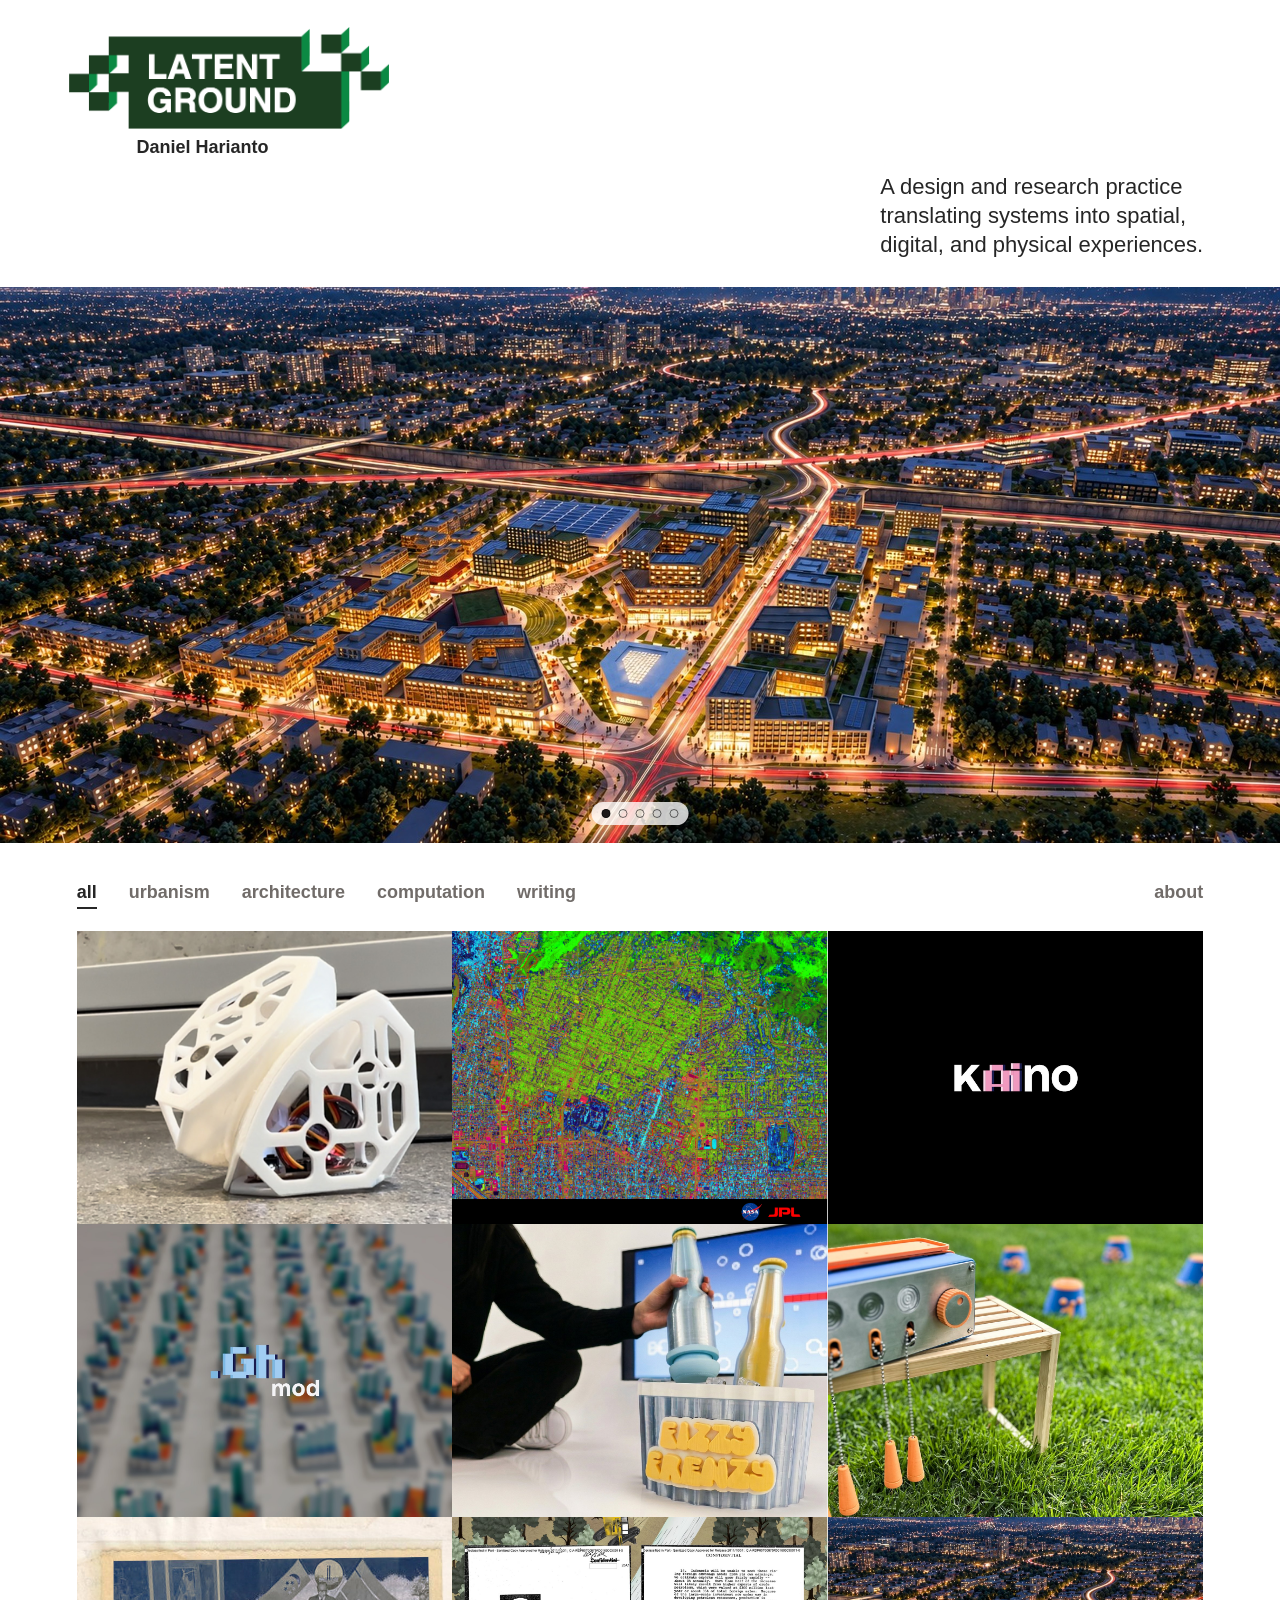
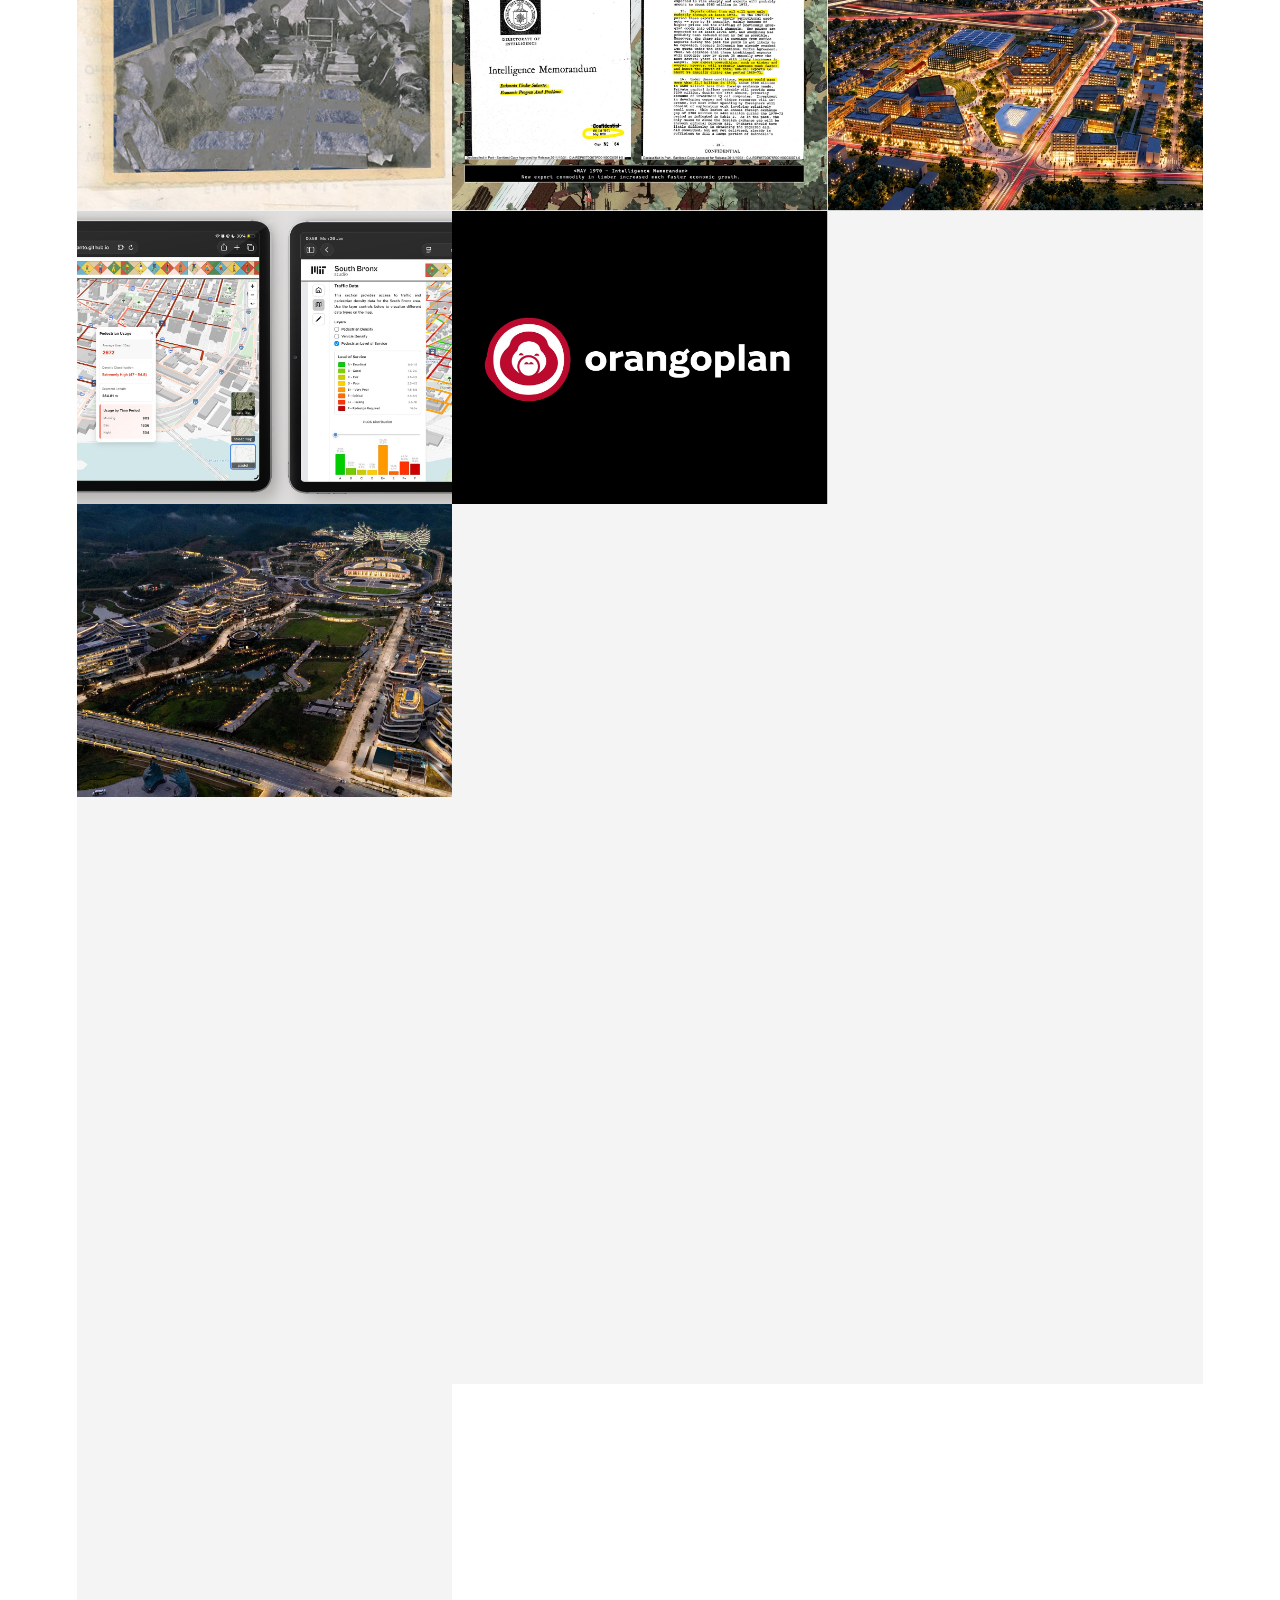
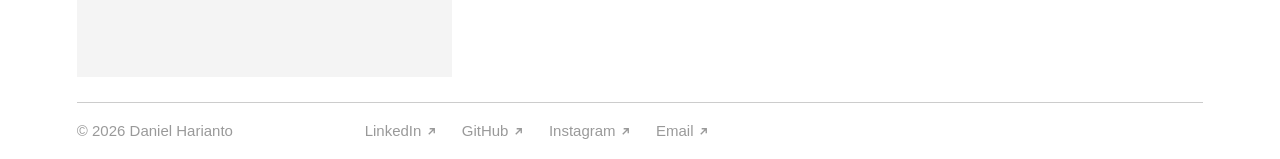
<file: index.html>
﻿<!DOCTYPE html>
<html lang="en">
<head>
  <meta charset="UTF-8" />
  <meta name="viewport" content="width=device-width, initial-scale=1.0" />
  <meta name="description" content="Daniel Harianto explores the relationships between people and space through design and computation. Selected projects in urbanism, architecture, and computational design." />
  <link rel="icon" type="image/png" href="Image/Logo.png" />
  <title>Daniel Harianto — Design & Computation</title>
  <link rel="stylesheet" href="portfolio.css" />
  <script src="data.js" defer></script>
  <script src="main.js" defer></script>
  <link rel="preconnect" href="https://fonts.googleapis.com" />
  <link rel="preconnect" href="https://fonts.gstatic.com" crossorigin />
  <link rel="stylesheet" href="https://fonts.googleapis.com/css2?family=IBM+Plex+Mono:wght@400;500&display=swap" />
  <link rel="stylesheet" href="typography.css" />
</head>
<body class="home-page">
  <a class="skip-link" href="#work">Skip to work</a>
  <header class="site-header">
    <a href="index.html" class="brand" aria-label="Latent Territories home"><img class="brand-image" src="Image/Logo_Main.png" alt="Latent Territories" /></a>
    <p class="site-name">Daniel Harianto</p>
</header>
  <main>
    <section class="intro" aria-labelledby="intro-title">
      <h1 id="intro-title">A design and research practice<br />translating systems into spatial,<br />digital, and physical experiences.</h1>
    </section>
    <section class="home-slideshow" aria-label="Featured projects" aria-roledescription="carousel">
      <div id="heroSlides" class="hero-slides"></div>
      <div id="heroDots" class="hero-dots" aria-label="Choose featured project"></div>
    </section>
    <section class="work" id="work" aria-label="Selected work">
      <div class="work-toolbar">
        <div class="filters" role="group" aria-label="Filter projects">

          <button type="button" data-filter="all" aria-pressed="true">all</button>
          <button type="button" data-filter="urbanism" aria-pressed="false">urbanism</button>
          <button type="button" data-filter="architecture" aria-pressed="false">architecture</button>
          <button type="button" data-filter="computation" aria-pressed="false">computation</button>
          <button type="button" data-filter="writing" aria-pressed="false">writing</button>
        </div>
        <a class="about-tab" href="about.html">about</a>
      </div>
      <p id="project-count" class="sr-only" role="status" aria-live="polite"></p>
      <div id="projectGrid" class="project-list"></div>
      <noscript><p>Enable JavaScript to browse the project archive. You can also <a href="about.html">read about Daniel</a>.</p></noscript>
    </section>
  </main>
  <footer class="site-footer">
    <span>© 2026 Daniel Harianto</span>
    <div class="footer-links">
      <a href="https://linkedin.com/in/daniel-j-harianto" target="_blank" rel="noopener noreferrer">LinkedIn <span class="icon icon-ext" aria-hidden="true"></span></a>
      <a href="https://github.com/danieljharianto" target="_blank" rel="noopener noreferrer">GitHub <span class="icon icon-ext" aria-hidden="true"></span></a>
      <a href="https://instagram.com/danielharianto_" target="_blank" rel="noopener noreferrer">Instagram <span class="icon icon-ext" aria-hidden="true"></span></a>
      <a href="mailto:djansenh@mit.edu">Email <span class="icon icon-ext" aria-hidden="true"></span></a>
    </div>
  </footer>
</body>
</html>
</file>
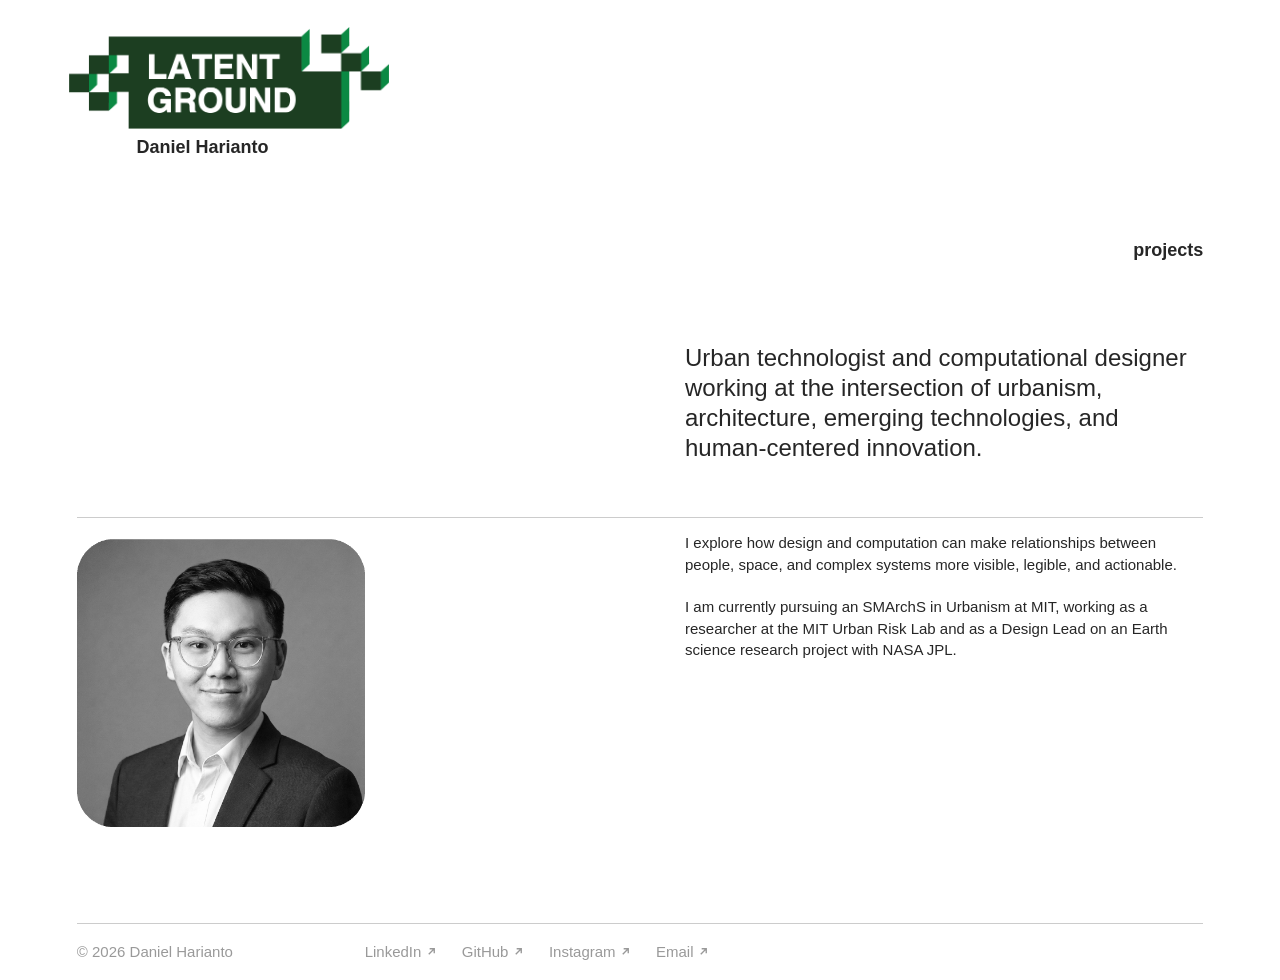
<file: about.html>
﻿<!DOCTYPE html>
<html lang="en">
<head>
  <meta charset="UTF-8" />
  <meta name="viewport" content="width=device-width, initial-scale=1.0" />
  <meta name="description" content="About Daniel Harianto, an urban technologist and computational designer." />
  <link rel="icon" type="image/png" href="Image/Logo.png" />
  <title>About — Daniel Harianto</title>
  <link rel="stylesheet" href="portfolio.css" />
  <link rel="preconnect" href="https://fonts.googleapis.com" />
  <link rel="preconnect" href="https://fonts.gstatic.com" crossorigin />
  <link rel="stylesheet" href="https://fonts.googleapis.com/css2?family=IBM+Plex+Mono:wght@400;500&display=swap" />
  <link rel="stylesheet" href="typography.css" />
</head>
<body class="about-page">
  <a class="skip-link" href="#aboutContent">Skip to about</a>
  <header class="site-header">
    <a href="index.html" class="brand" aria-label="Latent Territories home"><img class="brand-image" src="Image/Logo_Main.png" alt="Latent Territories" /></a>
    <p class="site-name">Daniel Harianto</p>
  </header>
  <nav class="about-toolbar" aria-label="Page navigation">
    <a href="index.html#work">projects</a>
  </nav>
  <main id="aboutContent" class="about-content">
    <section class="about-intro">
      <h1>Urban technologist and computational designer working at the intersection of urbanism, architecture, emerging technologies, and human-centered innovation.</h1>
    </section>
    <section class="about-grid">
      <div class="about-photo-wrap"><img src="Image/Profile_BW.png" alt="Daniel Harianto" class="about-photo" /></div>
      <div class="about-copy">
        <p>I explore how design and computation can make relationships between people, space, and complex systems more visible, legible, and actionable.</p>
        <p>I am currently pursuing an SMArchS in Urbanism at MIT, working as a researcher at the MIT Urban Risk Lab and as a Design Lead on an Earth science research project with NASA JPL.</p>
      </div>
    </section>
  </main>
  <footer class="site-footer">
    <span>© 2026 Daniel Harianto</span>
    <div class="footer-links">
      <a href="https://linkedin.com/in/daniel-j-harianto" target="_blank" rel="noopener noreferrer">LinkedIn <span class="icon icon-ext" aria-hidden="true"></span></a>
      <a href="https://github.com/danieljharianto" target="_blank" rel="noopener noreferrer">GitHub <span class="icon icon-ext" aria-hidden="true"></span></a>
      <a href="https://instagram.com/danielharianto_" target="_blank" rel="noopener noreferrer">Instagram <span class="icon icon-ext" aria-hidden="true"></span></a>
      <a href="mailto:djansenh@mit.edu">Email <span class="icon icon-ext" aria-hidden="true"></span></a>
    </div>
  </footer>
</body>
</html>
</file>
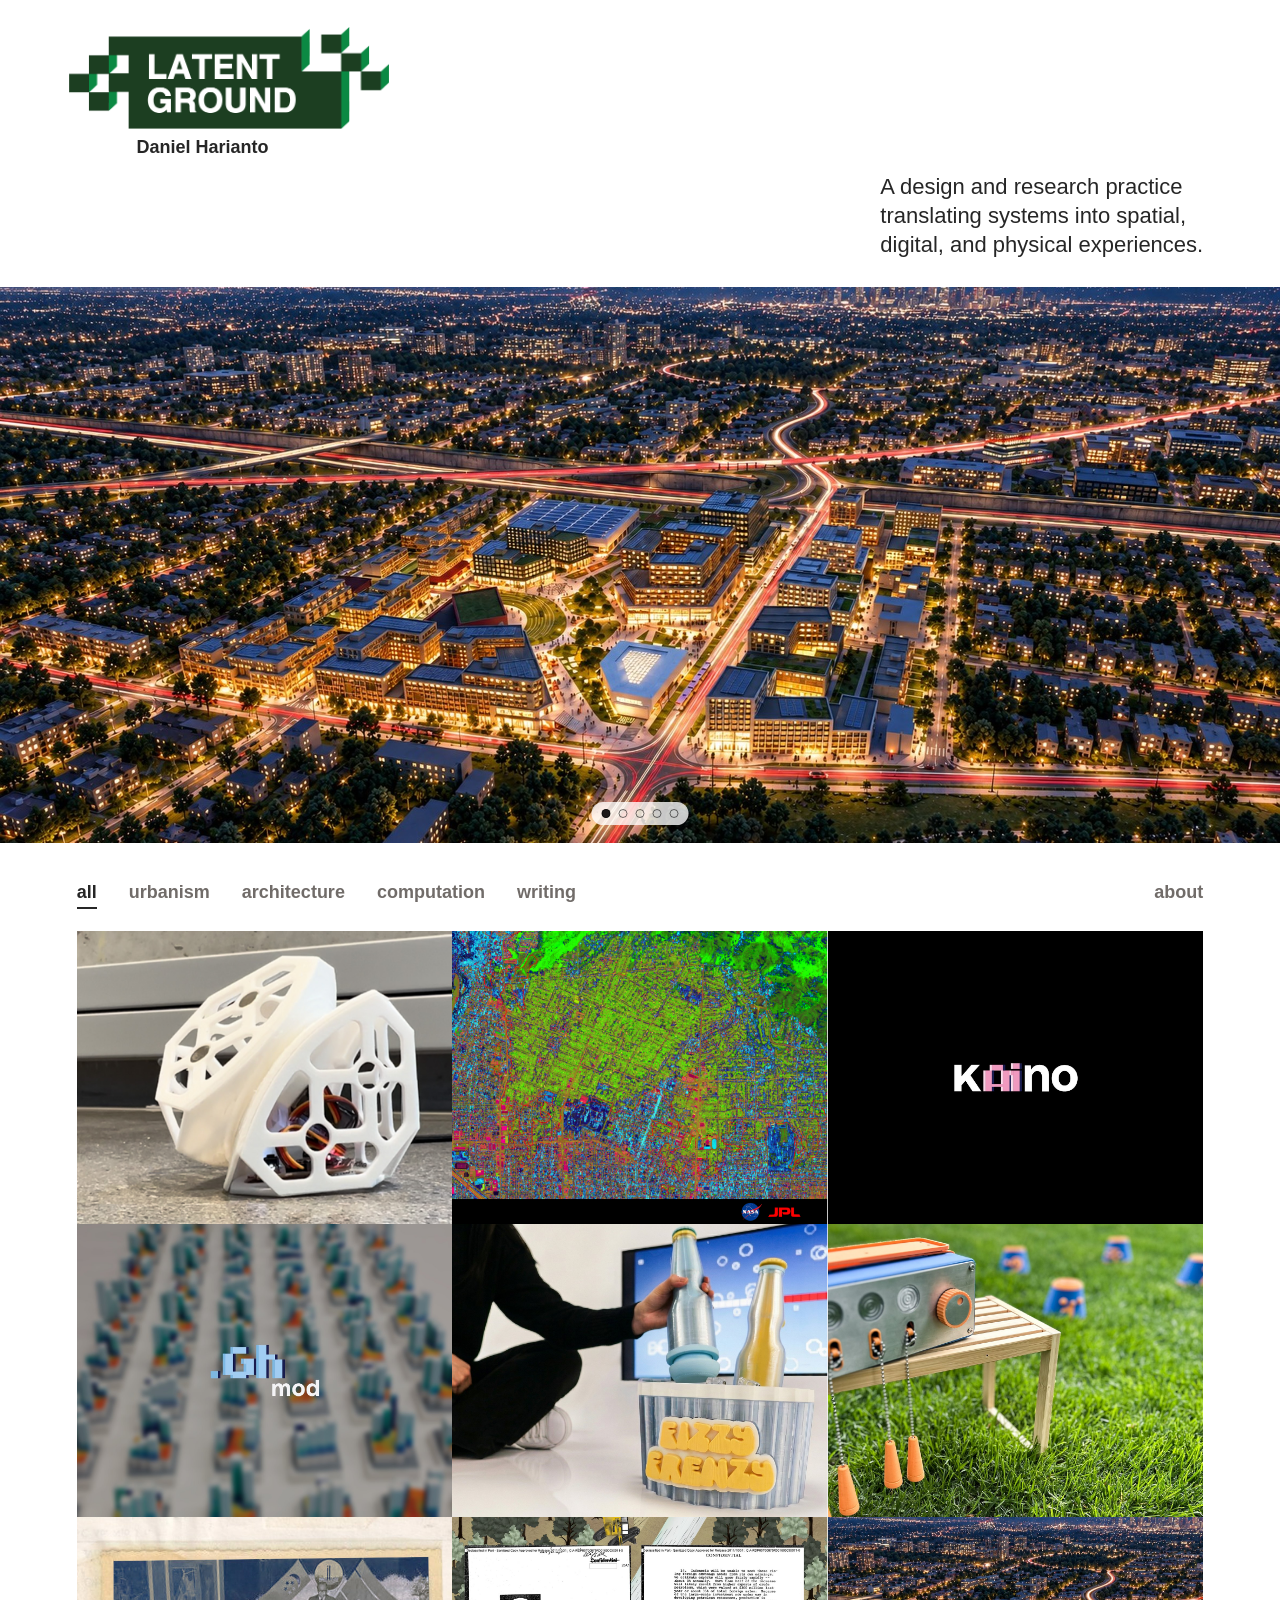
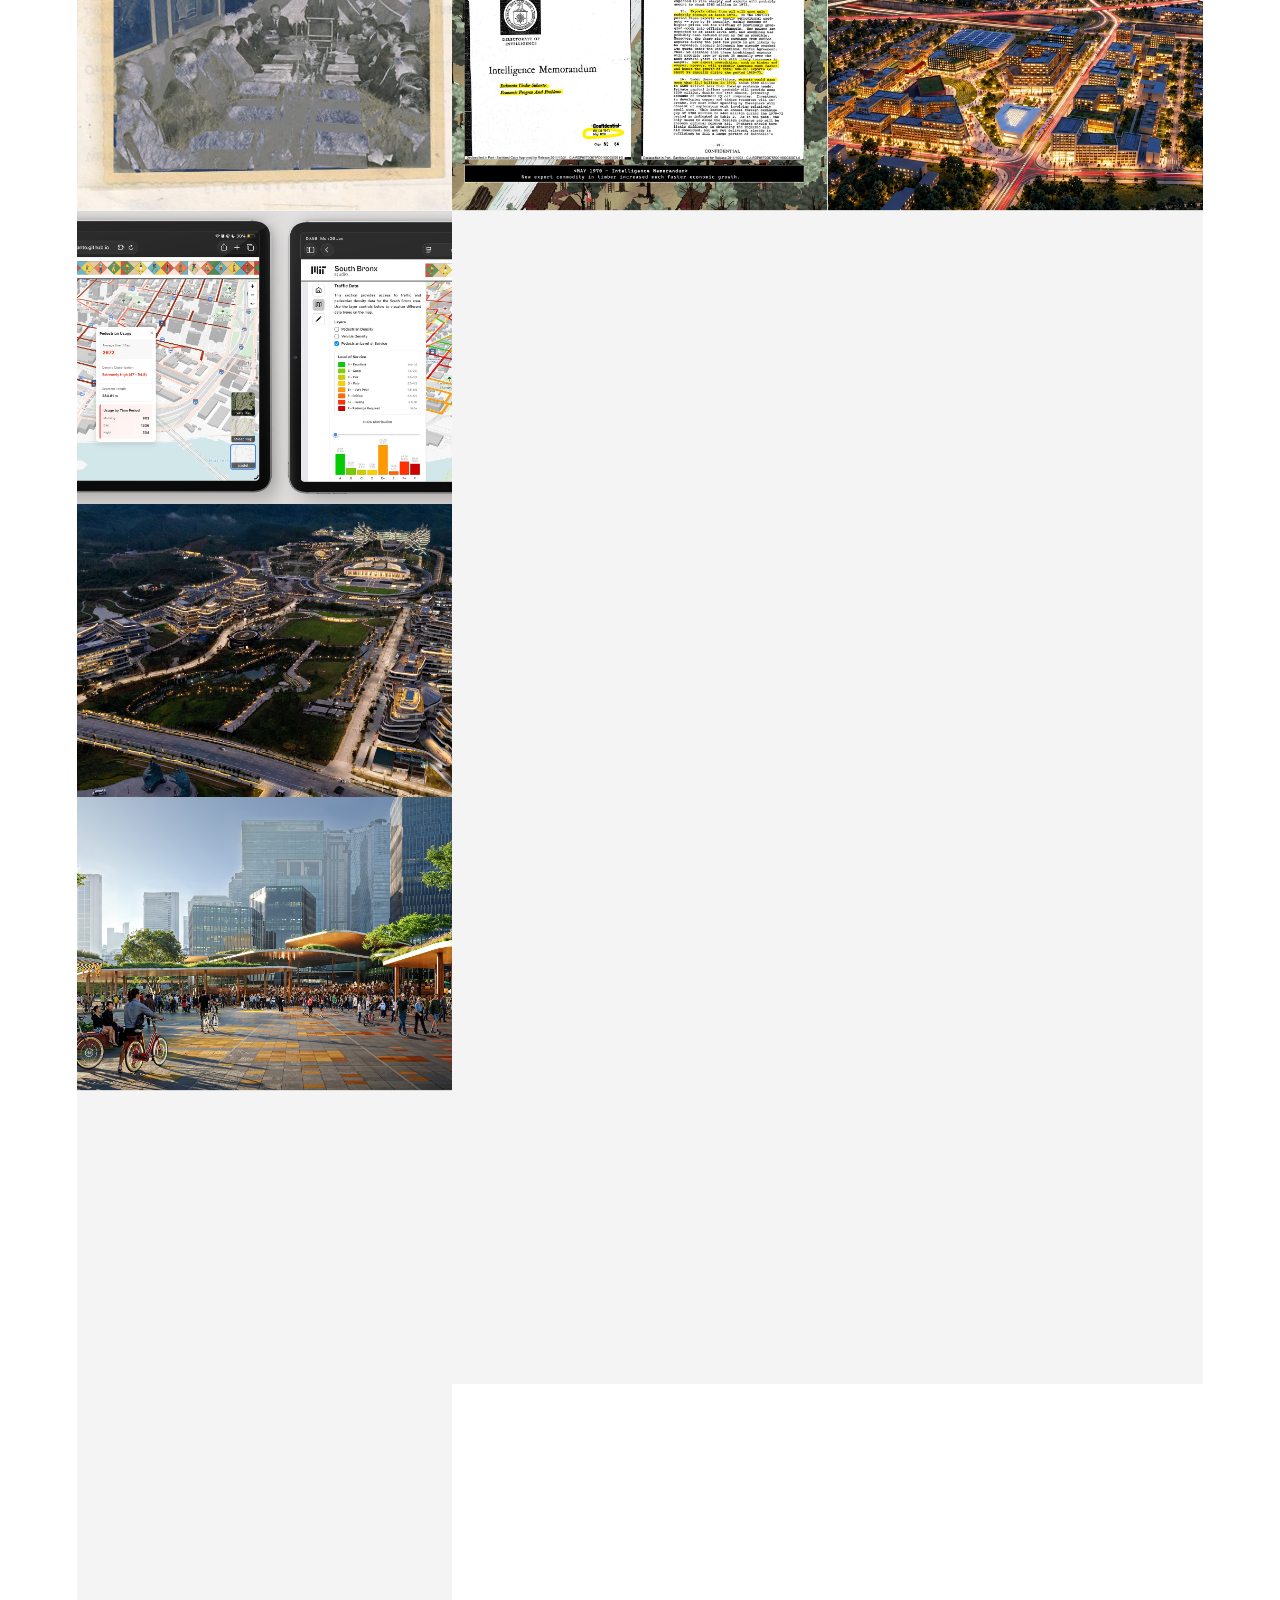
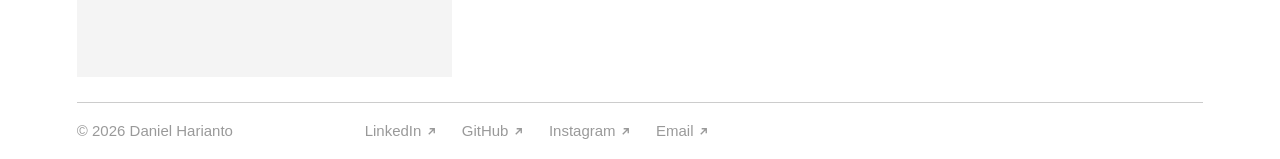
<file: project.html>
﻿<!DOCTYPE html>
<html lang="en">
<head>
  <meta charset="UTF-8" />
  <meta name="viewport" content="width=device-width, initial-scale=1.0" />
  <link rel="icon" type="image/png" href="Image/Logo.png" />
  <title>Project — Daniel Harianto</title>
  <link rel="stylesheet" href="portfolio.css" />
  <link rel="stylesheet" href="project.css" />
  <link rel="preconnect" href="https://fonts.googleapis.com" />
  <link rel="preconnect" href="https://fonts.gstatic.com" crossorigin />
  <link rel="stylesheet" href="https://fonts.googleapis.com/css2?family=IBM+Plex+Mono:wght@400;500&display=swap" />
  <link rel="stylesheet" href="typography.css" />
  <script src="data.js" defer></script>
  <script src="project.js" defer></script>
</head>
<body>
  <a class="skip-link" href="#projectDetail">Skip to project</a>
  <header class="site-header">
    <a href="index.html" class="brand" aria-label="Latent Territories home"><img class="brand-image" src="Image/Logo_Main.png" alt="Latent Territories" /></a>
    <p class="site-name">Daniel Harianto</p>
  </header>
  <nav class="detail-toolbar" aria-label="Project navigation">
    <a href="index.html#work">all projects</a>
  </nav>
  <main id="projectDetail">
    <div class="project-cover" id="projectCover"></div>
    <div class="detail-layout">
    <aside class="detail-heading">
      <h1 id="projectTitle" class="detail-title"></h1>
      <p id="projectYear" class="detail-year"></p>
      <dl id="projectMetadata" class="detail-metadata"></dl>
    </aside>
    <section class="detail-overview" aria-label="Project overview">
      <p id="projectLocation" class="detail-location"></p>
      <div id="projectIntroSection"></div>
      <div id="projectPrototype"></div>
    </section>
    </div>
    <section class="detail-media" aria-label="Project images and video">
      <div class="project-image-grid" id="projectImageGrid"></div>
    </section>
  </main>
  <noscript><p>Enable JavaScript to view project details, or <a href="index.html">return to all projects</a>.</p></noscript>
  <footer class="site-footer">
    <span>© 2026 Daniel Harianto</span>
    <div class="footer-links">
      <a href="https://linkedin.com/in/daniel-j-harianto" target="_blank" rel="noopener noreferrer">LinkedIn <span class="icon icon-ext" aria-hidden="true"></span></a>
      <a href="https://github.com/danieljharianto" target="_blank" rel="noopener noreferrer">GitHub <span class="icon icon-ext" aria-hidden="true"></span></a>
      <a href="https://instagram.com/danielharianto_" target="_blank" rel="noopener noreferrer">Instagram <span class="icon icon-ext" aria-hidden="true"></span></a>
      <a href="mailto:djansenh@mit.edu">Email <span class="icon icon-ext" aria-hidden="true"></span></a>
    </div>
  </footer>
</body>
</html>
</file>
<file: typography.css>
﻿/* Type follows kaizhang.io: Neue Montreal for text, IBM Plex Mono for small labels.
   Neue Montreal (Pangram Pangram) is licensed separately and is not bundled here; it is used when
   installed locally or when its .woff2 files are added to fonts/ and listed below. Otherwise text
   falls back to Helvetica Neue / Helvetica / Arial. IBM Plex Mono loads from Google Fonts. */
@font-face {
  font-family: 'Neue Montreal';
  src: local('PP Neue Montreal Regular'), local('PPNeueMontreal-Regular'), local('Neue Montreal Regular'), local('NeueMontreal-Regular');
  font-style: normal;
  font-weight: 400 500;
  font-display: swap;
}
@font-face {
  font-family: 'Neue Montreal';
  src: local('PP Neue Montreal Medium'), local('PPNeueMontreal-Medium'), local('Neue Montreal Medium'), local('NeueMontreal-Medium');
  font-style: normal;
  font-weight: 500;
  font-display: swap;
}
@font-face {
  font-family: 'Neue Montreal';
  src: local('PP Neue Montreal SemiBold'), local('PPNeueMontreal-SemiBold'), local('Neue Montreal Semibold'), local('NeueMontreal-Semibold'), local('PP Neue Montreal Bold'), local('PPNeueMontreal-Bold');
  font-style: normal;
  font-weight: 600 700;
  font-display: swap;
}
:root {
  --font-body: 'Neue Montreal', 'PP Neue Montreal', 'Helvetica Neue', Helvetica, Arial, system-ui, sans-serif;
  --font-display: var(--font-body);
  --mono: 'IBM Plex Mono', ui-monospace, 'SF Mono', Menlo, monospace;
}
html, body, button, input, select, textarea {
  font-family: var(--font-body);
  font-synthesis: none;
}
/* Keep all text upright, including semantic emphasis in existing project titles. */
body, body * { font-style: normal; }
</file>
<file: project.css>
﻿/* Detail pages share the homepage's grid, margins, colors, and type family (typography.css). */
.detail-toolbar { display: flex; justify-content: flex-end; gap: 24px; font-size: 18px; font-weight: 700; }
.detail-toolbar a:hover { text-decoration: underline; text-underline-offset: 3px; }
.detail-layout { display: grid; grid-template-columns: var(--project-columns); gap: var(--gutter); align-items: start; border-top: 1px solid var(--line); padding-top: 10px; }
.detail-layout > * { min-width: 0; }
.detail-title { font-size: 24px; font-weight: 600; line-height: 1.2; max-width: none; margin: 0; }
.detail-year { margin: 4px 0 26px; }
.detail-metadata { margin: 0; font-size: 13px; line-height: 1.3; }
.detail-metadata dt { font-weight: 600; margin-top: 16px; }
.detail-metadata dd { margin: 3px 0 0; }
.detail-location { margin: 0 0 26px; font-size: 13px; }
.detail-overview { font-size: 13px; line-height: 1.4; }
.project-intro-overview p { margin: 0 0 18px; }
.project-overview-highlight { font-weight: 500; }
.prototype-band { margin-top: 26px; }
.prototype-link { display: inline-flex; align-items: center; gap: 6px; padding: 10px 20px; margin-bottom: 24px; border: 1px solid var(--ink); border-radius: 999px; font-weight: 600; font-size: 13px; transition: background-color .15s, color .15s; }
.prototype-link:hover { background: var(--ink); color: #fff; }
.prototype-tags { margin-top: 4px; line-height: 1.4; }
.tag + .tag::before { content: ', '; }
.project-cover img, .grid-img-inner img, .grid-img-inner video { display: block; width: 100%; height: auto; }
.grid-img-inner video { pointer-events: none; }
.grid-img-inner video::-webkit-media-controls { display: none !important; }
.project-cover-video { aspect-ratio: 16 / 9; }
.project-cover-video iframe { display: block; width: 100%; height: 100%; border: 0; }
.project-cover-placeholder { display: grid; place-items: center; min-height: 180px; background: #f4f4f4; }
.project-image-grid { margin-top: 16px; }
.image-block { display: flex; flex-direction: column; gap: 10px; margin: 0 0 24px; padding-top: 12px; border-top: 1px solid var(--line); }
.image-block-photos { order: 0; }
.image-block-desc { order: 1; }
.image-block--reverse .image-block-photos { order: 1; }
.image-block--reverse .image-block-desc { order: 0; }
.image-block-title, .image-block-title-duo { font-size: 15px; font-weight: 600; line-height: 1.3; margin: 0 0 6px; }
.image-block-text { font-size: 13px; line-height: 1.4; margin: 0 0 10px; }
.image-block-text:last-child { margin-bottom: 0; }
.image-block-duo-photos, .feature-photos-small { display: grid; grid-template-columns: repeat(2, minmax(0, 1fr)); gap: 10px; }
.feature-photos { display: flex; flex-direction: column; gap: 10px; }
.duo-item-desc { margin-top: 10px; }
@media (max-width: 1000px) {
  .detail-layout { grid-template-columns: minmax(0, 1fr) minmax(0, 1.4fr); }
  .detail-heading { grid-column: 1; grid-row: 1; }
  .detail-overview { grid-column: 1; grid-row: 2; }
  .detail-media { grid-column: 2; grid-row: 1 / span 2; }
}
@media (max-width: 600px) {
  .detail-toolbar { font-size: 16px; }
  .detail-layout { grid-template-columns: 1fr; gap: 28px; }
  .detail-heading, .detail-overview, .detail-media { grid-column: auto; grid-row: auto; }
  .detail-metadata { display: grid; grid-template-columns: auto 1fr; gap: 6px 20px; }
  .detail-metadata dt, .detail-metadata dd { margin: 0; }
  .detail-location { margin-bottom: 18px; }
}

/* Inset media and introduction share a centered content width (margins match the shared site rule in portfolio.css). */
body { --detail-width: 1200px; }
.detail-toolbar { max-width: var(--detail-width); margin-inline: auto; }
.project-cover {
  width: 100vw;
  margin-left: calc(50% - 50vw);
  margin-right: calc(50% - 50vw);
  background: #f4f4f4;
}
.project-cover img { width: 100%; height: auto; display: block; }
.detail-layout {
  display: grid;
  grid-template-columns: minmax(0, 1fr) minmax(0, 1.8fr);
  gap: clamp(28px, 6vw, 100px);
  max-width: var(--detail-width);
  margin: 0 auto;
  padding: 56px 0 64px;
  border: 0;
}
.detail-heading, .detail-overview { grid-column: auto; grid-row: auto; }
.detail-title { font-size: 24px; line-height: 1.2; font-weight: 600; }
.detail-year { margin-top: 14px; font-size: 13px; }
.detail-overview { font-size: 13px; line-height: 1.4; }
.project-overview-highlight { font-size: 16px; line-height: 1.3; }
.detail-media { max-width: var(--detail-width); margin: 0 auto; }
.project-image-grid { margin-top: 32px; }
.image-block { margin-bottom: 48px; padding-top: 24px; gap: 18px; }
.image-block:not(.image-block--full):not(.image-block--duo) {
  display: grid;
  grid-template-columns: minmax(0, 2fr) minmax(0, 1fr);
  gap: var(--gutter);
}
/* Single layout: shrink the photo column relative to feature/duo/full. */
.image-block:not(.image-block--full):not(.image-block--duo):not(.image-block--feature) {
  grid-template-columns: minmax(0, 1fr) minmax(0, 1fr);
}
/* Reverse only flips which side things sit on — the photo must keep the larger track. */
.image-block--feature.image-block--reverse:not(.image-block--full):not(.image-block--duo) {
  grid-template-columns: minmax(0, 1fr) minmax(0, 2fr);
}
.image-block-desc { order: 1; }
.image-block-title, .image-block-title-duo { font-size: 15px; }
.image-block-text { font-size: 13px; line-height: 1.4; }
.image-block-full-desc, .image-block-duo-desc { max-width: 760px; }
.image-block-duo-photos, .feature-photos-small { gap: var(--gutter); }
/* Description follows along as its (often taller) photo scrolls by. */
.image-block:not(.image-block--full):not(.image-block--duo) .image-block-desc {
  align-self: start;
  position: sticky;
  top: 32px;
}
@media (max-width: 600px) {
  .detail-layout { grid-template-columns: 1fr; padding: 30px 0 36px; gap: 26px; }
  .image-block:not(.image-block--full):not(.image-block--duo) { grid-template-columns: 1fr; }
  .image-block--feature.image-block--reverse:not(.image-block--full):not(.image-block--duo) { grid-template-columns: 1fr; }
  .image-block:not(.image-block--full):not(.image-block--duo) .image-block-desc { position: static; }
  .image-block-duo-photos, .feature-photos-small { grid-template-columns: 1fr; }
  .image-block { margin-bottom: 28px; }
}


@media (max-width: 600px) { .project-cover { position: static; } }
</file>
<file: portfolio.css>
﻿:root {
  /* Reference: future-assemblies.com. Cargo rem normalized to a 12.5px base. */
  --body-size: .9375rem;
  --heading-size: 2rem;
  --small-heading-size: 1.015625rem;
  --gutter: 1.5625rem;
  --project-columns: minmax(0, 1fr) minmax(0, 24%) minmax(0, 1.8fr);
  --page-margin: 1.171875rem;
  --page-margin-x: clamp(20px, 6vw, 112px);
  --leading: 1.25;
  --ink: rgba(0, 0, 0, .85);
  --muted: rgba(0, 0, 0, .4);
  --line: rgba(0, 0, 0, .2);
  --mono: var(--font-body);
  font-family: var(--font-body);
  font-synthesis: none;
  color: var(--ink);
  background: #fff;
}
* { box-sizing: border-box; }
/* Full-bleed elements (100vw breakout) overshoot by the scrollbar's width; clip that sliver instead of showing a horizontal scrollbar. */
html { overflow-x: hidden; }
body { margin: 0; padding: 0 var(--page-margin-x); font-size: var(--body-size); line-height: var(--leading); }
a { color: inherit; text-decoration: none; }
button { font: inherit; color: inherit; }
a:focus-visible, button:focus-visible { outline: 2px solid currentColor; outline-offset: 5px; }
.skip-link { position: absolute; left: var(--page-margin-x); top: -100px; padding: 12px; background: #222; color: #fff; z-index: 10; }
/* Every page shares the project tab's content width and centering. */
.site-header, main, .site-footer, .about-toolbar { max-width: 1200px; margin-inline: auto; }
.skip-link:focus { top: 12px; }
.site-header { display: grid; grid-template-columns: repeat(4, minmax(0, 1fr)); column-gap: var(--gutter); row-gap: 0; align-items: start; padding: var(--page-margin) 0; }
.brand { grid-column: span 2; display: inline-flex; align-items: center; gap: 12px; width: fit-content; font-size: var(--heading-size); font-weight: 600; line-height: 1; letter-spacing: 0; }
.brand-mark { display: flex; gap: 4px; flex-shrink: 0; }
.brand-mark i { display: block; width: 14px; height: 14px; background: currentColor; }
.footer-links a:hover { text-decoration: underline; text-underline-offset: 3px; }
.intro { display: grid; grid-template-columns: var(--project-columns); gap: var(--gutter); align-items: start; padding: 0 10px 28px; }
.intro h1 { grid-column: 3; text-align: left; min-width: 0; }
h1 { max-width: 529px; font-size: var(--heading-size); font-weight: 400; line-height: 1; letter-spacing: 0; margin: 0; }
.work { scroll-margin-top: var(--page-margin); }
.work-toolbar { display: flex; justify-content: space-between; gap: 20px; align-items: baseline; padding-bottom: 22px; }
.filters { min-width: 0; display: flex; flex-wrap: wrap; align-items: baseline; gap: 12px 32px; font-family: var(--font-body); }

.filters button, .about-tab { background: none; border: 0; border-bottom: 2px solid transparent; padding: 4px 0; cursor: pointer; font-style: normal !important; font-synthesis: none; font-variation-settings: 'slnt' 0, 'ital' 0; font-size: 18px; font-weight: 700; line-height: 1.1; letter-spacing: 0; color: #716c69; }
.filters button:hover, .about-tab:hover { color: var(--ink); }
.filters button[aria-pressed=true] { color: var(--ink); border-bottom-color: currentColor; }
.about-tab { flex-shrink: 0; margin-left: auto; font-family: var(--font-body); }
.sr-only { position: absolute; width: 1px; height: 1px; padding: 0; margin: -1px; overflow: hidden; clip-path: inset(50%); white-space: nowrap; border: 0; }
/* Project index: edge-to-edge image tiles (after kaizhang.io); captions fade in on hover or keyboard focus. */
.project-list { display: grid; grid-template-columns: repeat(3, minmax(0, 1fr)); gap: 0; }
.project-card { position: relative; display: block; overflow: hidden; color: #fff; }
.project-card[hidden] { display: none; }
.project-image-wrap { position: relative; overflow: hidden; aspect-ratio: 32 / 25; background: #f4f4f4; }
.project-img { position: absolute; inset: 0; width: 100%; height: 100%; object-fit: cover; display: block; transform: scale(1.001); transition: transform 1.2s cubic-bezier(.2, .7, .2, 1); }
.project-card:hover .project-img, .project-card:focus-visible .project-img { transform: scale(1.03); }
.project-caption { position: absolute; inset: 0; display: flex; flex-direction: column; justify-content: flex-end; gap: 2px; padding: 40px 16px 14px; background: linear-gradient(rgba(0, 0, 0, 0) 45%, rgba(0, 0, 0, .65)); opacity: 0; transition: opacity .25s; }
.project-card:hover .project-caption, .project-card:focus-visible .project-caption { opacity: 1; }
.project-card:focus-visible { outline-offset: -4px; }
.project-year { margin: 0; font-family: var(--mono); font-size: 11px; letter-spacing: .04em; opacity: .7; }
.project-title { margin: 0; font-size: 16px; line-height: 1.2; font-weight: 600; text-transform: uppercase; letter-spacing: .01em; }
.project-medium { margin: 0; font-size: 13px; line-height: 1.3; opacity: .8; }
.project-placeholder { position: absolute; inset: 0; display: grid; place-items: center; padding: 20px; color: var(--muted); }
/* Touch screens have no hover, so the caption sits under the image instead. */
@media (hover: none) {
  .project-card { color: var(--ink); }
  .project-caption { position: static; opacity: 1; background: none; padding: 10px 0 20px; }
  .project-year, .project-medium { color: var(--muted); opacity: 1; }
}
@media (prefers-reduced-motion: reduce) {
  .project-img, .project-caption { transition: none; }
}
.site-footer { display: grid; grid-template-columns: repeat(4, minmax(0, 1fr)); gap: var(--gutter); border-top: 1px solid var(--line); padding: var(--page-margin) 0; margin-top: 25px; font-size: var(--body-size); color: var(--muted); }
.footer-links { grid-column: 2 / -1; display: flex; flex-wrap: wrap; gap: 10px 25px; }

@media (max-width: 1000px) {
  .intro { grid-template-columns: minmax(0, 1fr) minmax(0, 1.4fr); }
  .intro h1 { grid-column: 2; }
  .project-list { grid-template-columns: repeat(2, minmax(0, 1fr)); }
  .work-toolbar { gap: 20px; }
  .filters { gap: 12px 24px; }
}
@media (max-width: 600px) {
  :root { --page-margin: 1rem; --gutter: 1rem; --heading-size: 1.875rem; }
  .site-header { grid-template-columns: 1fr; row-gap: 18.75px; }
  .brand { grid-column: 1; font-size: 26px; }
  .intro { grid-template-columns: 1fr; padding: 20px 0 30px; }
  .intro h1 { grid-column: 1; }
  h1 { line-height: 1.1; }
  .work-toolbar { gap: 12px; }
  .filters { gap: 10px 20px; }
  .filters button, .about-tab { font-size: 16px; }

  .project-list { grid-template-columns: 1fr; }
  .site-footer { grid-template-columns: 1fr; }
  .footer-links { grid-column: 1; gap: 12px 20px; }
}

/* About page uses the same quiet editorial grid as the homepage. */
.about-toolbar { display: flex; justify-content: flex-end; font-size: 18px; font-weight: 700; }
.about-toolbar a:hover { text-decoration: underline; text-underline-offset: 3px; }
.about-content { padding-bottom: 64px; }
.about-intro { display: grid; grid-template-columns: var(--project-columns); gap: var(--gutter); padding: 56px 0 54px; }
.about-intro h1 { grid-column: 3; max-width: 560px; margin: 0; font-size: 24px; line-height: 1.25; font-weight: 400; }
.about-grid { display: grid; grid-template-columns: var(--project-columns); gap: var(--gutter); border-top: 1px solid var(--line); padding-top: 14px; }
.about-photo-wrap { grid-column: 1; }
.about-photo { display: block; width: 100%; max-height: 340px; object-fit: cover; object-position: top; filter: grayscale(100%); }
.about-copy { grid-column: 3; max-width: 560px; font-size: 15px; line-height: 1.45; }
.about-copy p { margin: 0 0 20px; }
@media (max-width: 600px) {
  .about-toolbar { font-size: 16px; }
  .about-intro { grid-template-columns: 1fr; padding: 30px 0 34px; }
  .about-intro h1 { grid-column: 1; font-size: 21px; max-width: none; }
  .about-grid { grid-template-columns: 1fr; gap: 24px; }
  .about-photo-wrap, .about-copy { grid-column: 1; }
  .about-photo { max-height: 280px; }
}











.brand-image { display: block; width: 320px; max-width: 100%; height: auto; }
.site-name { grid-column: 1 / 3; margin: 14px 0 0 calc(var(--logo-width, 320px) * .105 + 16px); font-size: var(--small-heading-size); line-height: 1.3; font-weight: 600; }
.home-slideshow { position: relative; width: 100vw; margin: 0 calc(50% - 50vw) 36px; background: #f4f4f4; }
/* Same framing as the cover on each project page: full width, the covers' own 2560:1111 proportion, no crop. */
.hero-slides { position: relative; aspect-ratio: 2560 / 1111; }
.hero-slide { display: block; position: absolute; inset: 0; }
.hero-slide[hidden] { display: none; }
.hero-slide img { width: 100%; height: 100%; object-fit: cover; display: block; }
.hero-slide:focus-visible { outline-offset: -6px; }
.hero-dots { position: absolute; z-index: 2; left: 50%; bottom: 18px; transform: translateX(-50%); display: flex; gap: 8px; padding: 7px 10px; border-radius: 999px; background: rgba(255,255,255,.78); }
.hero-dot { width: 9px; height: 9px; padding: 0; border: 1px solid rgba(0,0,0,.55); border-radius: 50%; background: transparent; cursor: pointer; }
.hero-dot[aria-current="true"] { background: #1e1919; }
.hero-dot:hover { background: rgba(30,25,25,.5); }
@media (max-width: 600px) { .brand-image { width: 320px; } }

/* Align the introduction with the wordmark rather than its symbol. */
/* Logo and name are shared by every page's header. */
body { --logo-width: 320px; }
.brand { transform: translate(-8px, 8px); }
.brand-image { width: var(--logo-width); }
.home-page .intro { padding-right: 0; align-items: end; }
.site-name { margin-top: 12px; font-size: 18px; line-height: 1.2; transform: translate(10px, 4px); }
/* Text reads left-aligned; the block shrinks to its longest line so it still meets the right edge. */
.home-page .intro h1 { justify-self: end; width: fit-content; max-width: 100%; font-size: 22px; line-height: 1.3; text-align: left; }
@media (max-width: 600px) {
  body { --logo-width: 320px; }
  .home-page .intro h1 { width: 100%; text-align: left; }
  .site-name { font-size: 16px; transform: none; }
  .site-name { grid-column: 1; margin-left: 0; }
}

/* Arrow icons as SVG masks, so phones don't swap them for emoji glyphs; they take the link color. */
.icon { display: inline-block; width: .75em; height: .75em; vertical-align: -.05em; background: currentColor; -webkit-mask: var(--icon) no-repeat center / contain; mask: var(--icon) no-repeat center / contain; }
.icon-ext { --icon: url("data:image/svg+xml,%3Csvg xmlns='http://www.w3.org/2000/svg' viewBox='0 0 12 12' fill='none' stroke='black' stroke-width='1.5'%3E%3Cpath d='M3 9 9 3M4 3h5v5'/%3E%3C/svg%3E"); }
.icon-back { --icon: url("data:image/svg+xml,%3Csvg xmlns='http://www.w3.org/2000/svg' viewBox='0 0 12 12' fill='none' stroke='black' stroke-width='1.5'%3E%3Cpath d='M10.5 6H2M5.5 2.5 2 6l3.5 3.5'/%3E%3C/svg%3E"); }

/* The row between the header and the first image is one shared box on every page: the index
   tagline, the project page's "all projects" and the about page's "projects" sit at the bottom of
   it, so the slideshow and the project cover start at the same height. Tagline: 3 lines × 22px × 1.3. */
:root { --subheader-height: 85.8px; --subheader-gap: 28px; }
.home-page .intro, .detail-toolbar, .about-toolbar {
  box-sizing: content-box;
  min-height: var(--subheader-height);
  margin-top: 0;
  margin-bottom: 0;
  padding-top: 0;
  padding-bottom: var(--subheader-gap);
}
.detail-toolbar, .about-toolbar { align-items: flex-end; line-height: 1; }
</file>
